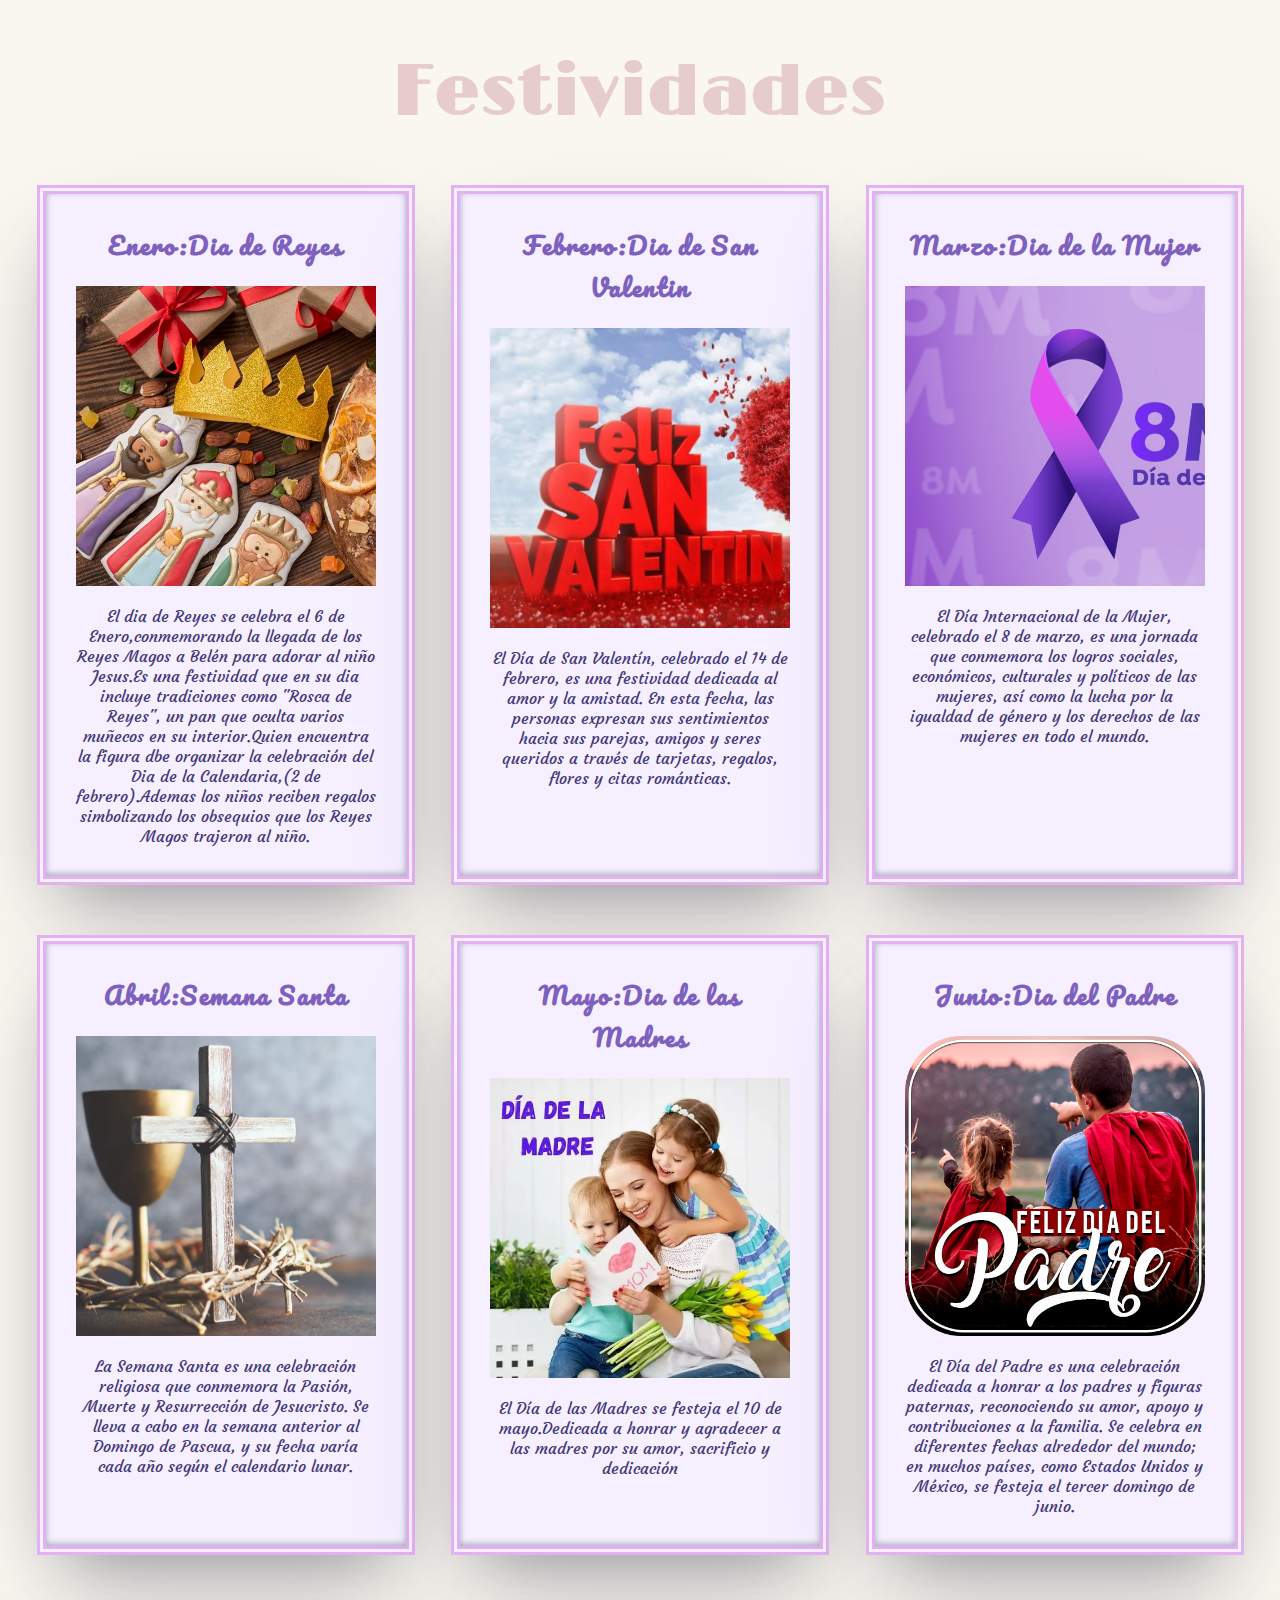
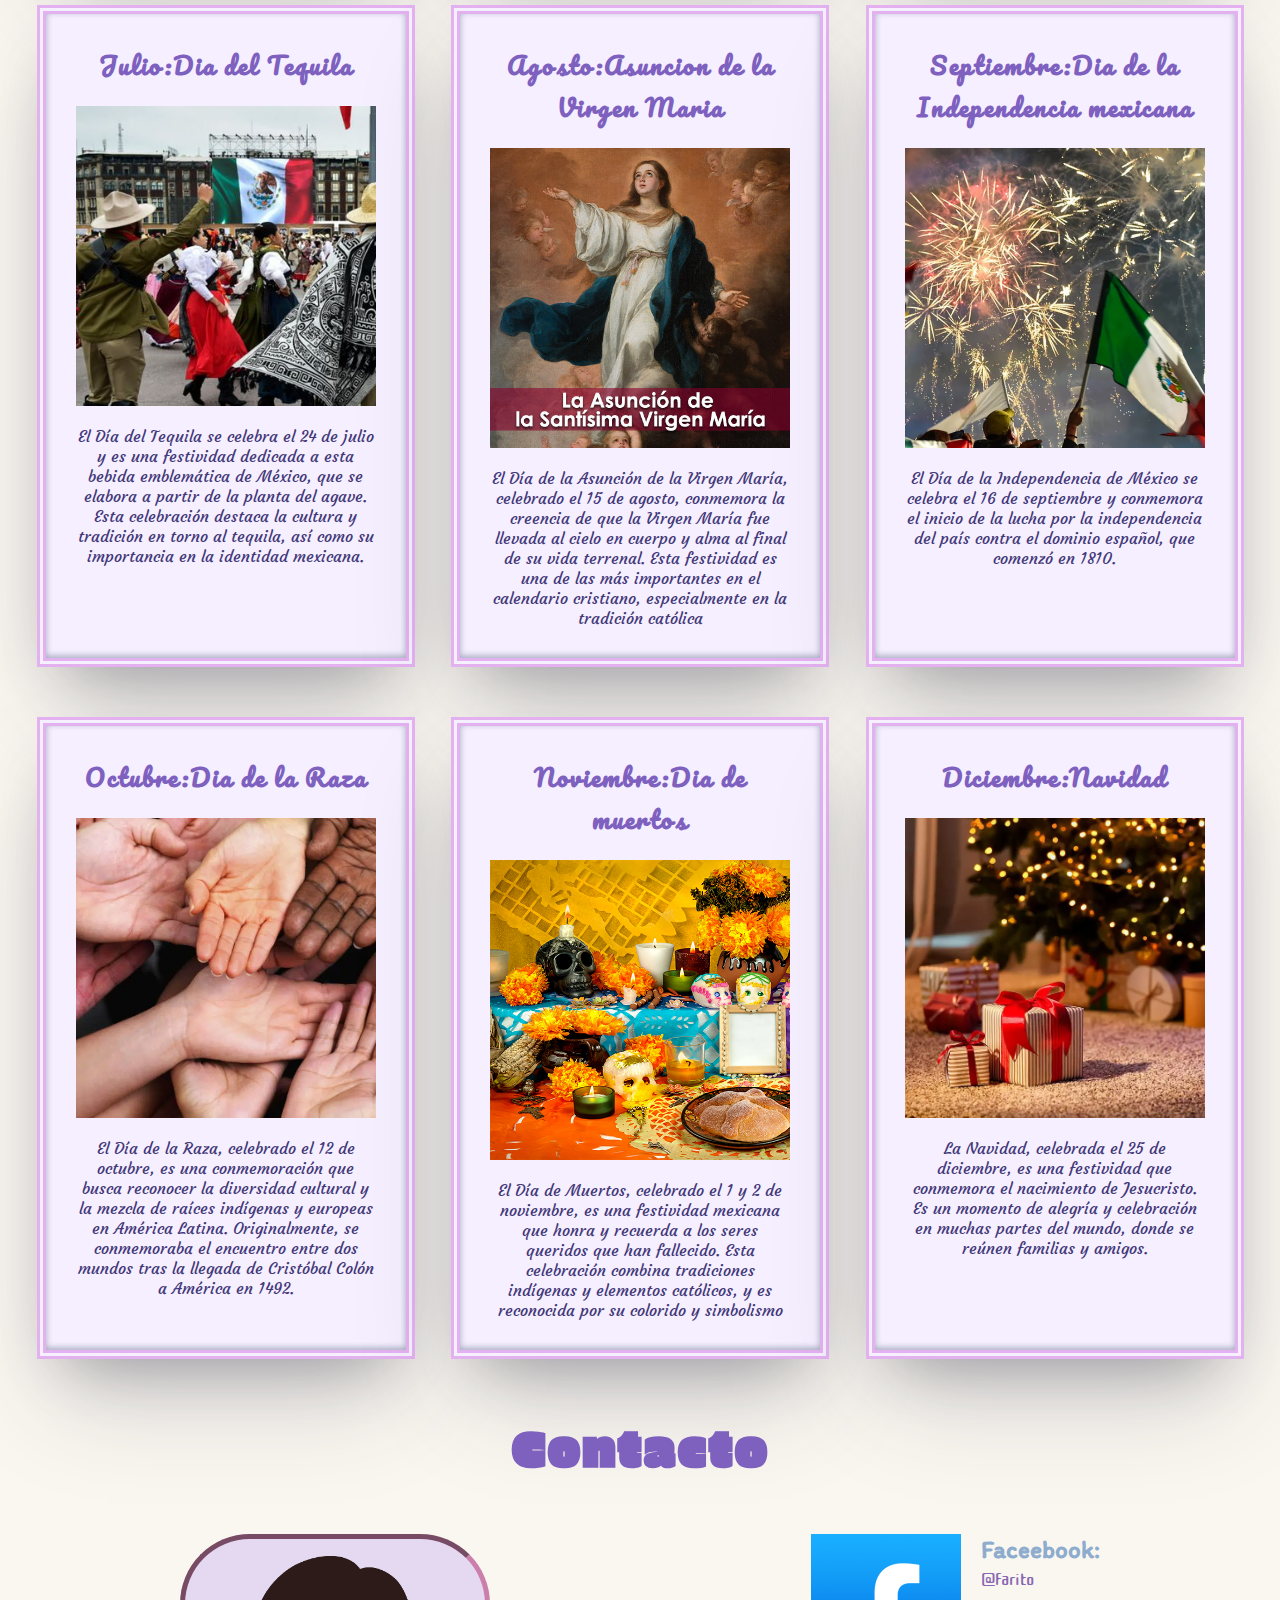
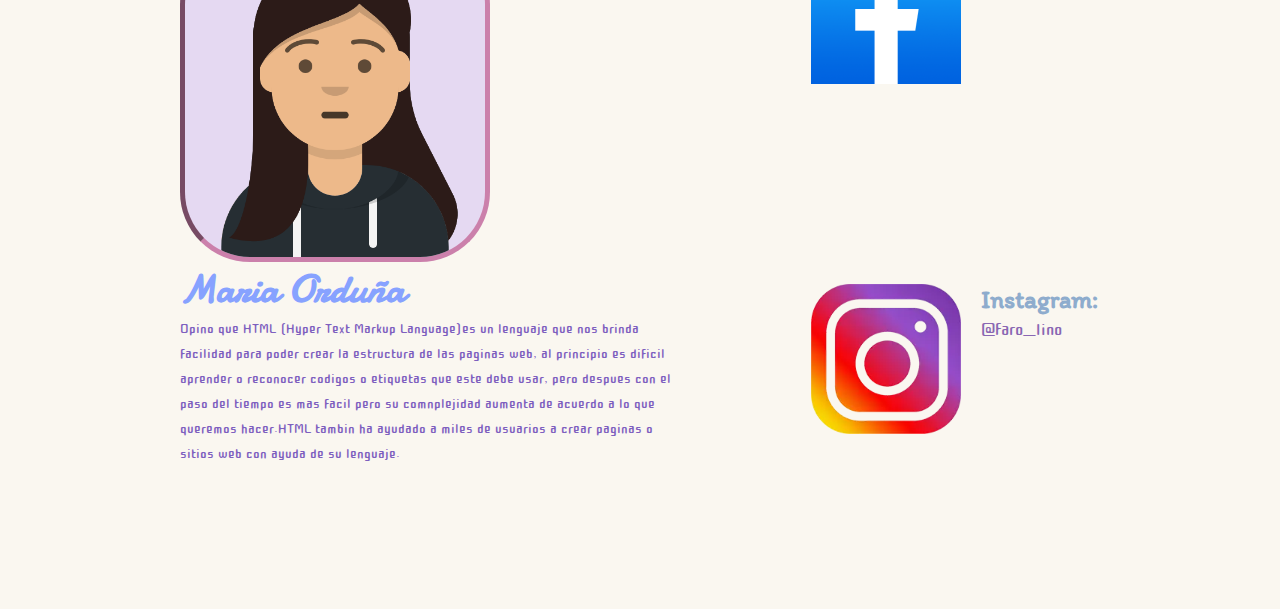
<file: index.html>
<html>
<head>
<title>Festividades</title>
<link rel="stylesheet"href="style.css">
</head>
<body>
<section id="Festividades">
<h1>Festividades</h1>
<div class="contenedor">
<div class="caja">
<h2>Enero:Dia de Reyes</h2>
<div class="caja_imagen"></div>
<p>El dia de Reyes se celebra el 6 de Enero,conmemorando la llegada de los Reyes Magos a  Belén para adorar al niño Jesus.Es una festividad que en su dia incluye tradiciones como "Rosca de Reyes", un pan que oculta varios muñecos en su interior.Quien encuentra la figura dbe organizar la celebración del Dia de la Calendaria,(2 de febrero).Ademas los niños reciben regalos simbolizando los obsequios que los Reyes Magos trajeron al niño.</p>
</div>

<div class="caja">
<h2>Febrero:Dia de San Valentin</h2>
<div class="caja_imagen"></div>
<p>El Día de San Valentín, celebrado el 14 de febrero, es una festividad dedicada al amor y la amistad. En esta fecha, las personas expresan sus sentimientos hacia sus parejas, amigos y seres queridos a través de tarjetas, regalos, flores y citas románticas.</p>
</div>

<div class="caja">
<h2>Marzo:Dia de la Mujer</h2>
<div class="caja_imagen"></div>
<p>El Día Internacional de la Mujer, celebrado el 8 de marzo, es una jornada que conmemora los logros sociales, económicos, culturales y políticos de las mujeres, así como la lucha por la igualdad de género y los derechos de las mujeres en todo el mundo. </p>
</div>

<div class="caja">
<h2>Abril:Semana Santa</h2>
<div class="caja_imagen"></div>
<p>La Semana Santa es una celebración religiosa que conmemora la Pasión, Muerte y Resurrección de Jesucristo. Se lleva a cabo en la semana anterior al Domingo de Pascua, y su fecha varía cada año según el calendario lunar.</p>
</div>

<div class="caja">
<h2>Mayo:Dia de las Madres</h2>
<div class="caja_imagen"></div>
<p>El Día de las Madres se festeja el 10 de mayo.Dedicada a honrar y agradecer a las madres por su amor, sacrificio y dedicación </p>
</div>

<div class="caja">
<h2>Junio:Dia del Padre</h2>
<div class="caja_imagen"></div>
<p>El Día del Padre es una celebración dedicada a honrar a los padres y figuras paternas, reconociendo su amor, apoyo y contribuciones a la familia. Se celebra en diferentes fechas alrededor del mundo; en muchos países, como Estados Unidos y México, se festeja el tercer domingo de junio. </p>
</div>

<div class="caja">
<h2>Julio:Dia del Tequila</h2>
<div class="caja_imagen"></div>
<p>El Día del Tequila se celebra el 24 de julio y es una festividad dedicada a esta bebida emblemática de México, que se elabora a partir de la planta del agave. Esta celebración destaca la cultura y tradición en torno al tequila, así como su importancia en la identidad mexicana.</p>
</div>

<div class="caja">
<h2>Agosto:Asuncion de la Virgen Maria</h2>
<div class="caja_imagen"></div>
<p>El Día de la Asunción de la Virgen María, celebrado el 15 de agosto, conmemora la creencia de que la Virgen María fue llevada al cielo en cuerpo y alma al final de su vida terrenal. Esta festividad es una de las más importantes en el calendario cristiano, especialmente en la tradición católica</p>
</div>

<div class="caja">
<h2>Septiembre:Dia de la Independencia mexicana</h2>
<div class="caja_imagen"></div>
<p>El Día de la Independencia de México se celebra el 16 de septiembre y conmemora el inicio de la lucha por la independencia del país contra el dominio español, que comenzó en 1810. </p>
</div>

<div class="caja">
<h2>Octubre:Dia de la Raza</h2>
<div class="caja_imagen"></div>
<p>El Día de la Raza, celebrado el 12 de octubre, es una conmemoración que busca reconocer la diversidad cultural y la mezcla de raíces indígenas y europeas en América Latina. Originalmente, se conmemoraba el encuentro entre dos mundos tras la llegada de Cristóbal Colón a América en 1492.</p>
</div>

<div class="caja">
<h2>Noviembre:Dia de muertos</h2>
<div class="caja_imagen"></div>
<p>El Día de Muertos, celebrado el 1 y 2 de noviembre, es una festividad mexicana que honra y recuerda a los seres queridos que han fallecido. Esta celebración combina tradiciones indígenas y elementos católicos, y es reconocida por su colorido y simbolismo</p>
</div>

<div class="caja">
<h2>Diciembre:Navidad</h2>
<div class="caja_imagen"></div>
<p>La Navidad, celebrada el 25 de diciembre, es una festividad que conmemora el nacimiento de Jesucristo. Es un momento de alegría y celebración en muchas partes del mundo, donde se reúnen familias y amigos.</p>
</div>
</div>
</section>
<section id="contacto">
<h2>Contacto</h2>
<div class="contenedor_contacto">
<div class="usuario">
<img src="Imagenes/avataaars.png">
<h3>Maria Orduña</h3>
<p>Opino que HTML (Hyper Text Markup Language)es un lenguaje que nos brinda facilidad para poder crear la estructura de las paginas web, al principio es dificil aprender o reconocer codigos o etiquetas que este debe usar, pero despues con el paso del tiempo es mas facil pero su comnplejidad aumenta de acuerdo a lo que queremos hacer.HTML tambin ha ayudado a miles de usuarios a crear paginas o sitios web con ayuda de su lenguaje. </p>
</div>
<div class="contenedor_redes">
<div class="redes">
<img src="Imagenes/faceebook.91f8693c-c75b-4050-a796-63e1314d18c9">
<div class="texto_redes">
<h3>Faceebook:</h3>
<p>@farito</p>
</div>
</div>
<div class="redes">
<img src="Imagenes/Instagram-Logo-PNG-2018.png.webp">
<div class="texto_redes">
<h3>Instagram:</h3>
<p>@faro_lino</p>
</div>
</div>
</div>
</div>
</section>
</body>
</html>
</file>
<file: style.css>
@import url('https://fonts.googleapis.com/css2?family=Cute+Font&family=Damion&family=Erica+One&family=Itim&display=swap');
@import url('https://fonts.googleapis.com/css2?family=Cute+Font&family=Damion&family=Erica+One&family=Itim&display=swap');
@import url('https://fonts.googleapis.com/css2?family=Cute+Font&family=Damion&family=Erica+One&display=swap');
@import url('https://fonts.googleapis.com/css2?family=Cute+Font&family=Erica+One&display=swap');
@import url('https://fonts.googleapis.com/css2?family=Erica+One&display=swap');
@import url('https://fonts.googleapis.com/css2?family=Courgette&family=Limelight&family=Oi&family=Pacifico&display=swap');
@import url('https://fonts.googleapis.com/css2?family=Courgette&family=Pacifico&display=swap');
@import url('https://fonts.googleapis.com/css2?family=Pacifico&display=swap');
*{margin:0;
padding:0;
}
.caja{
	width:300px;
	border:9px double #E4B1F0;
	padding:30px;
	margin-bottom:50px;
	text-align:center;
	background-color:#F5EFFF;
	box-shadow: rgba(50, 50, 93, 0.25) 0px 50px 100px -20px, rgba(0, 0, 0, 0.3) 0px 30px 60px -30px, rgba(10, 37, 64, 0.35) 0px -2px 6px 0px inset;
}
.caja_imagen{
	width:100%;
	height:300px;
margin:20px 0;
}
.contenedor{
	display:flex;
	flex-wrap:wrap;
	justify-content: space-evenly;
}
.caja h2{font-family: "Pacifico", cursive;
letter-spacing:2px;
color:#7E60BF;
}
.caja p{
	font-family: "Courgette", cursive;
	color:#433878;
}
 h1{margin:50px 0;
 text-align:center;
  font-family: "Limelight", sans-serif;
 color:#E7CCCC;
 letter-spacing:2px;
 font-size:70px;
 }
 .caja:nth-child(1) .caja_imagen{
	 background-image:url("Imagenes/dia de reyes.webp");background-size:cover;
 }
 .caja:nth-child(2) .caja_imagen{
	 background-image:url("Imagenes/febrero.jpg");background-size:cover;
 }
 .caja:nth-child(3) .caja_imagen{
	 background-image:url("Imagenes/marzo.jpg");background-size:cover;
 }
 .caja:nth-child(4) .caja_imagen{
	 background-image:url("Imagenes/semana santa.webp");background-size:cover;
 }
 .caja:nth-child(5) .caja_imagen{
	 background-image:url("Imagenes/mayo.webp");background-size:cover;
 }
 .caja:nth-child(6) .caja_imagen{
	 background-image:url("Imagenes/junio.png");background-size:cover;
 }
 .caja:nth-child(7) .caja_imagen{
	 background-image:url("Imagenes/julio.jpg");background-size:cover;
 }
 .caja:nth-child(8) .caja_imagen{
	 background-image:url("Imagenes/virgen maria.jpg");background-size:cover; 
 }
 .caja:nth-child(9) .caja_imagen{
	 background-image:url("Imagenes/septiembre.avif");background-size:cover;
 }
 .caja:nth-child(10) .caja_imagen{
	 background-image:url("Imagenes/octubre.webp");background-size:cover;
 }
 .caja:nth-child(11) .caja_imagen{
	 background-image:url("Imagenes/noviemre.png");background-size:cover;
 }
 .caja:nth-child(12) .caja_imagen{
	 background-image:url("Imagenes/navidad.webp");
	 background-size:cover;
 }
.usuario img{
	width:300px;
}
.contenedor_contacto{
	display:flex;
	justify-content:space-evenly;
	padding:50px;
	flex-wrap:wrap;
}
.usuario{
	width:500px;
}
.redes img{
width:150px;
}	
.redes{
	display:flex;
}
#contacto h2{
	text-align:center;
	font-size:50px;
	font-family: "Erica One", sans-serif;
	letter-spacing:1px;
	color:#7E60BF;
}
.usuario p{
 color:#7E60BF;
  font-family: "Cute Font", sans-serif;
  font-size:20px;
}
.usuario h3{
	color:#87A2FF;
	 font-family: "Damion", cursive;
	 font-size:40px;
}
.texto_redes{
	margin-left:20px;

}
.redes:nth-child(2){
	margin-top:200px;
}
#contacto{
	height:800px;
}
.texto_redes h3{
	color:#8EACCD;
	font-family: "Itim", cursive;
	font-size:25px;
}
.texto_redes p{
	color:#8967B3;
	font-family: "Cute Font", sans-serif;
	font-size:25px;
}
.usuario img{
	border:5px inset #CB80AB;
	border-radius:70px;
	background-color:#E5D9F2;
}
body{
	background-color:#FAF7F0;
}
</file>
